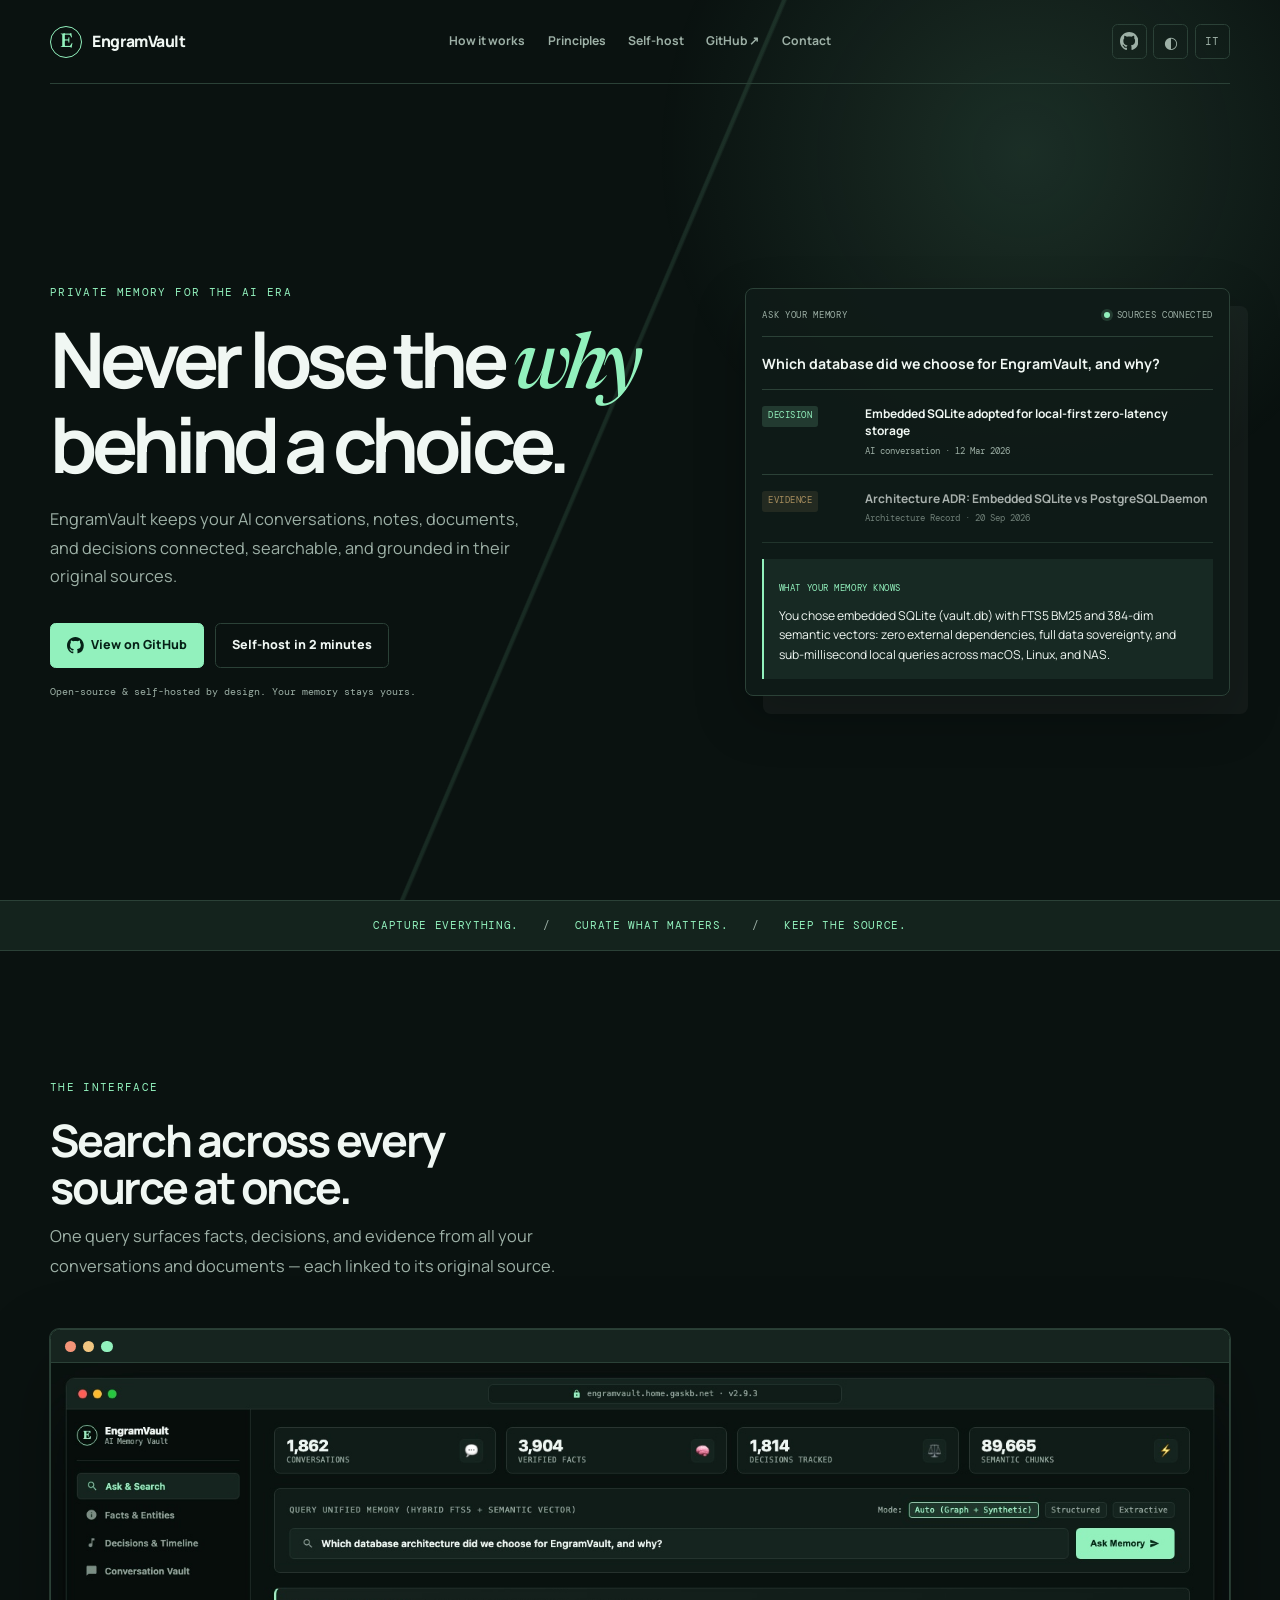
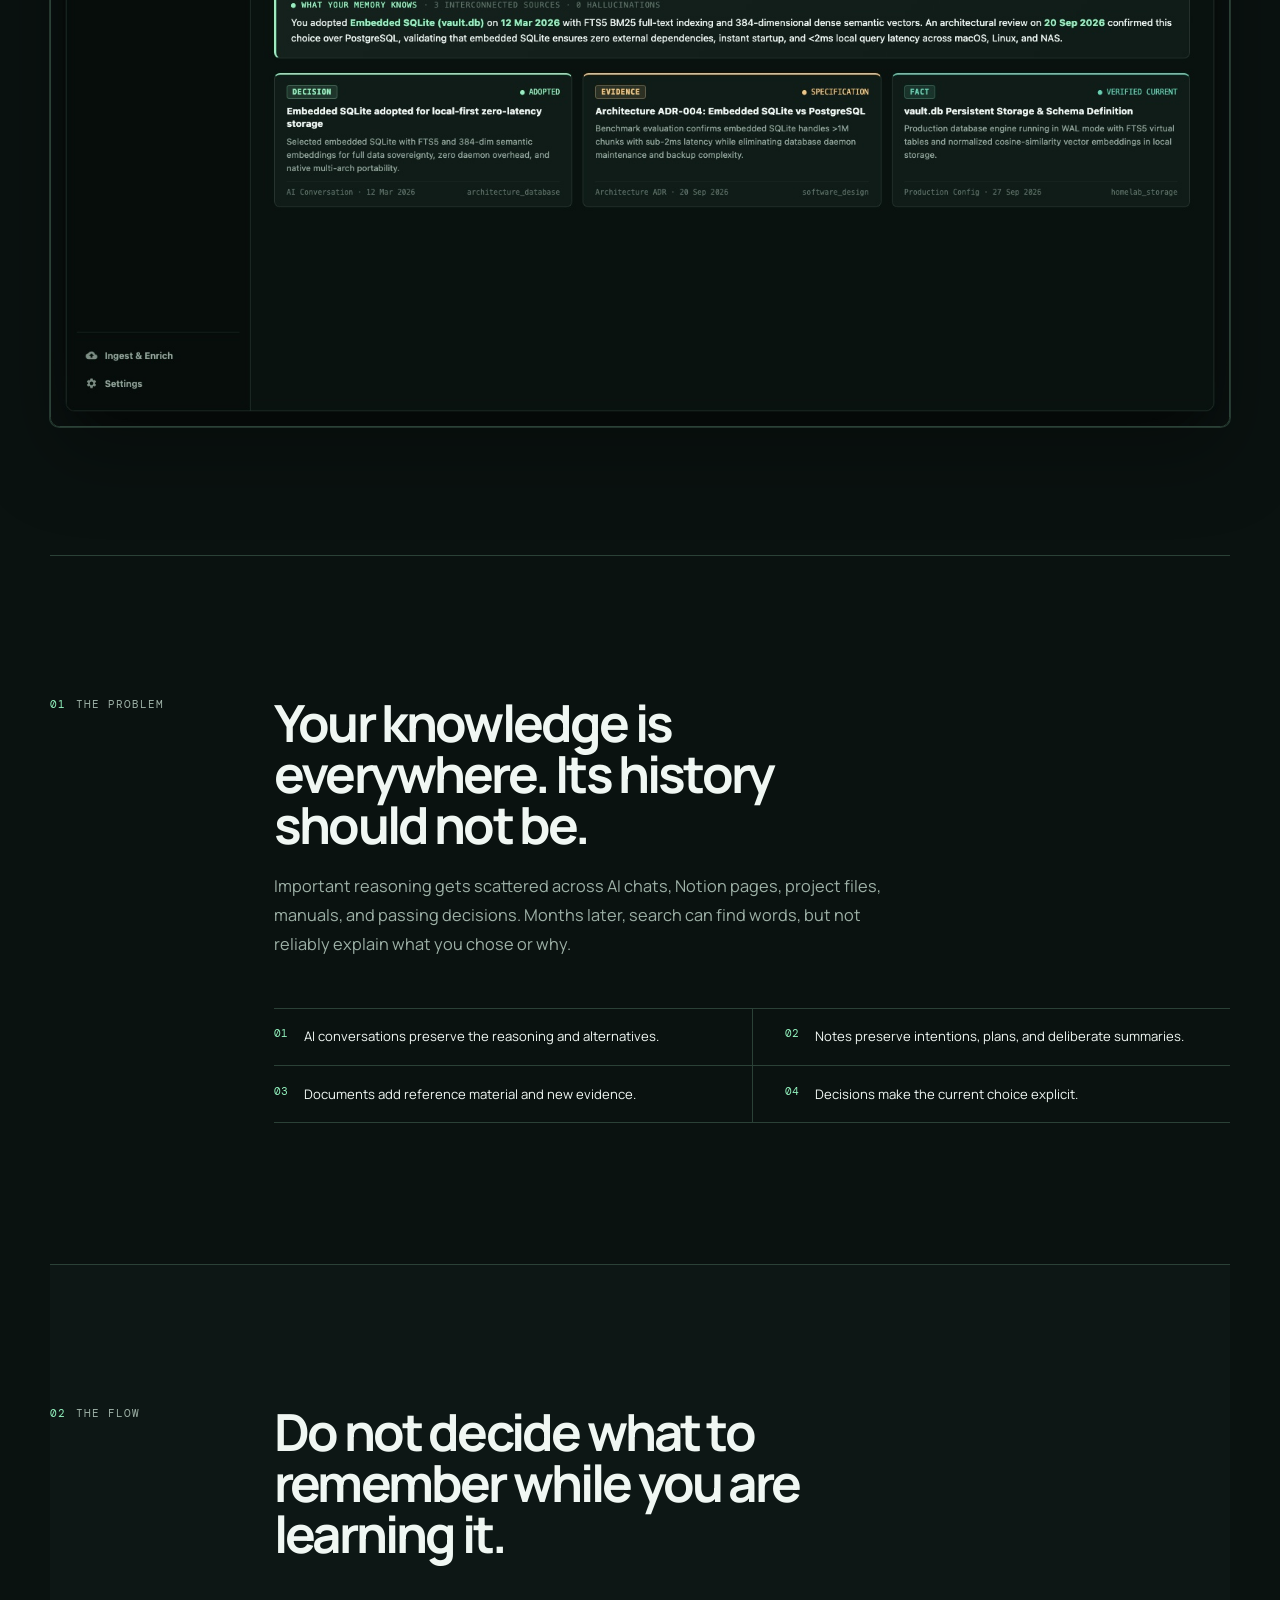
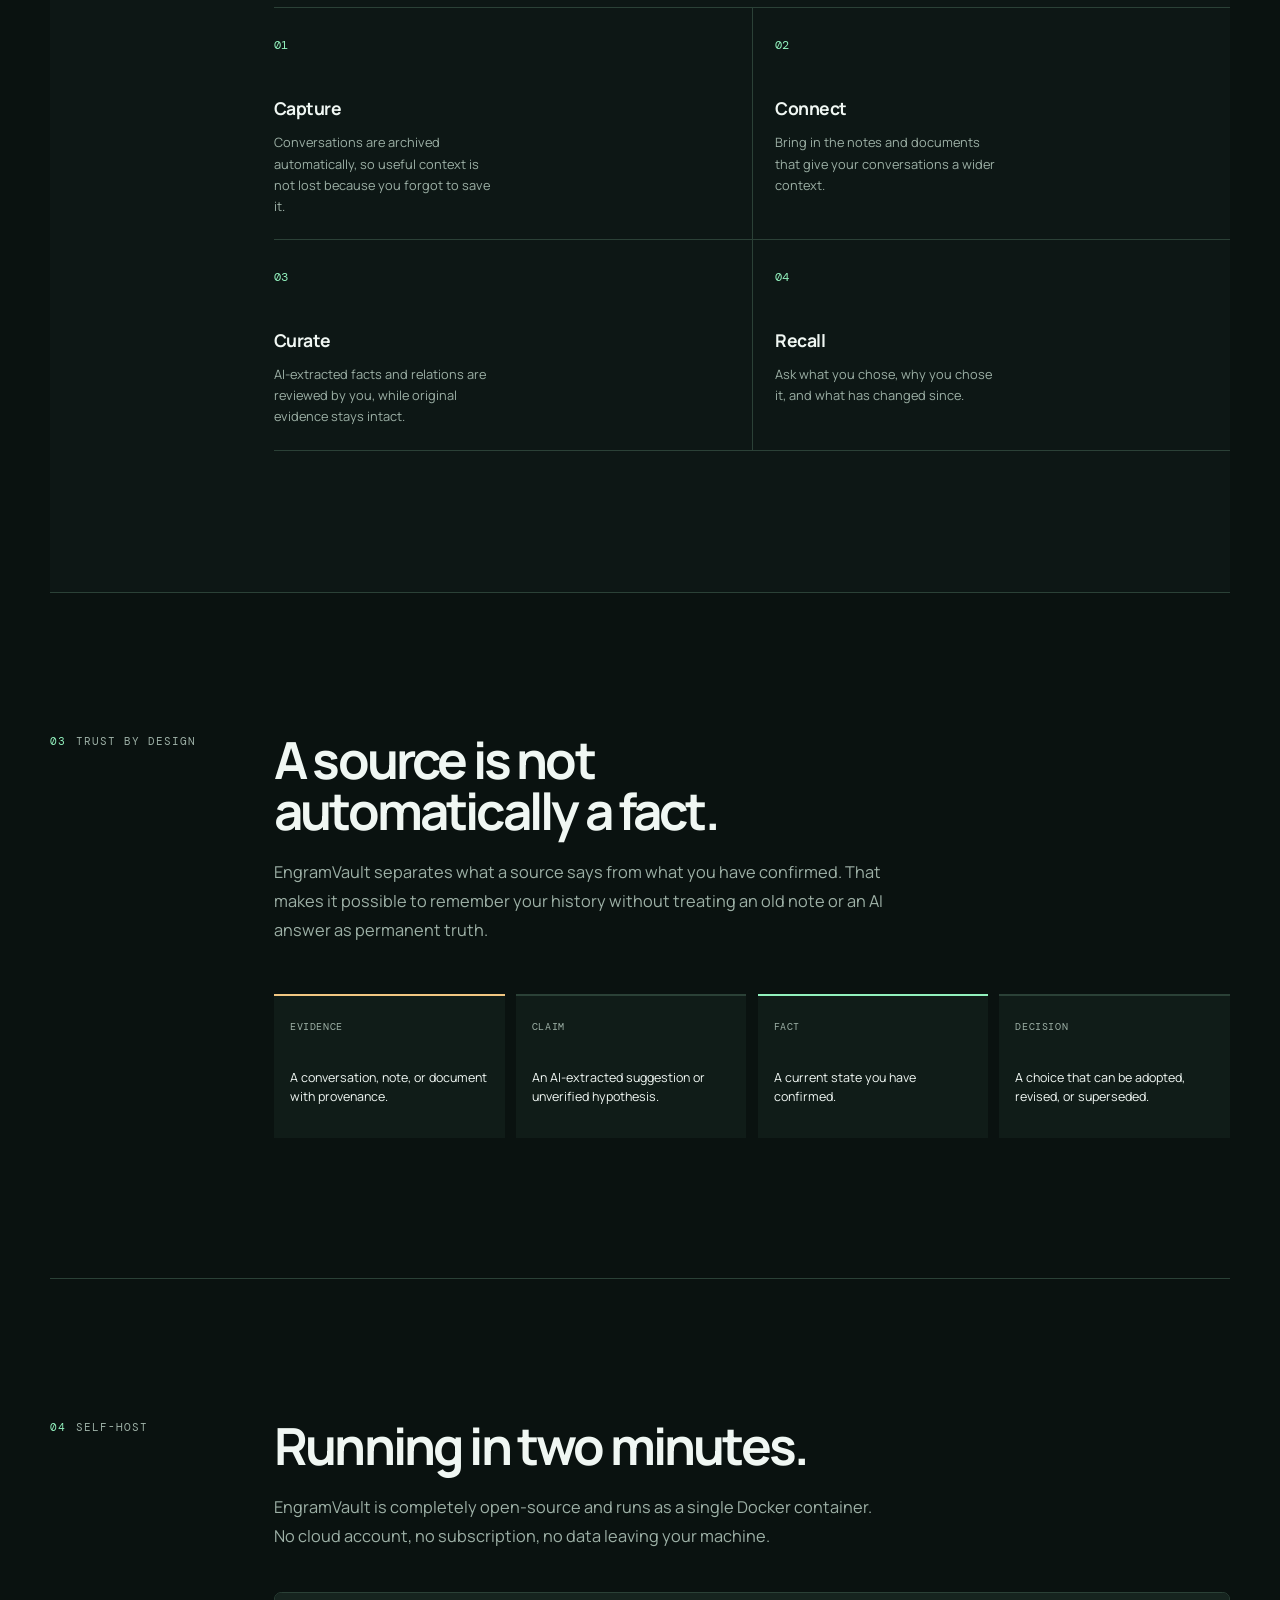
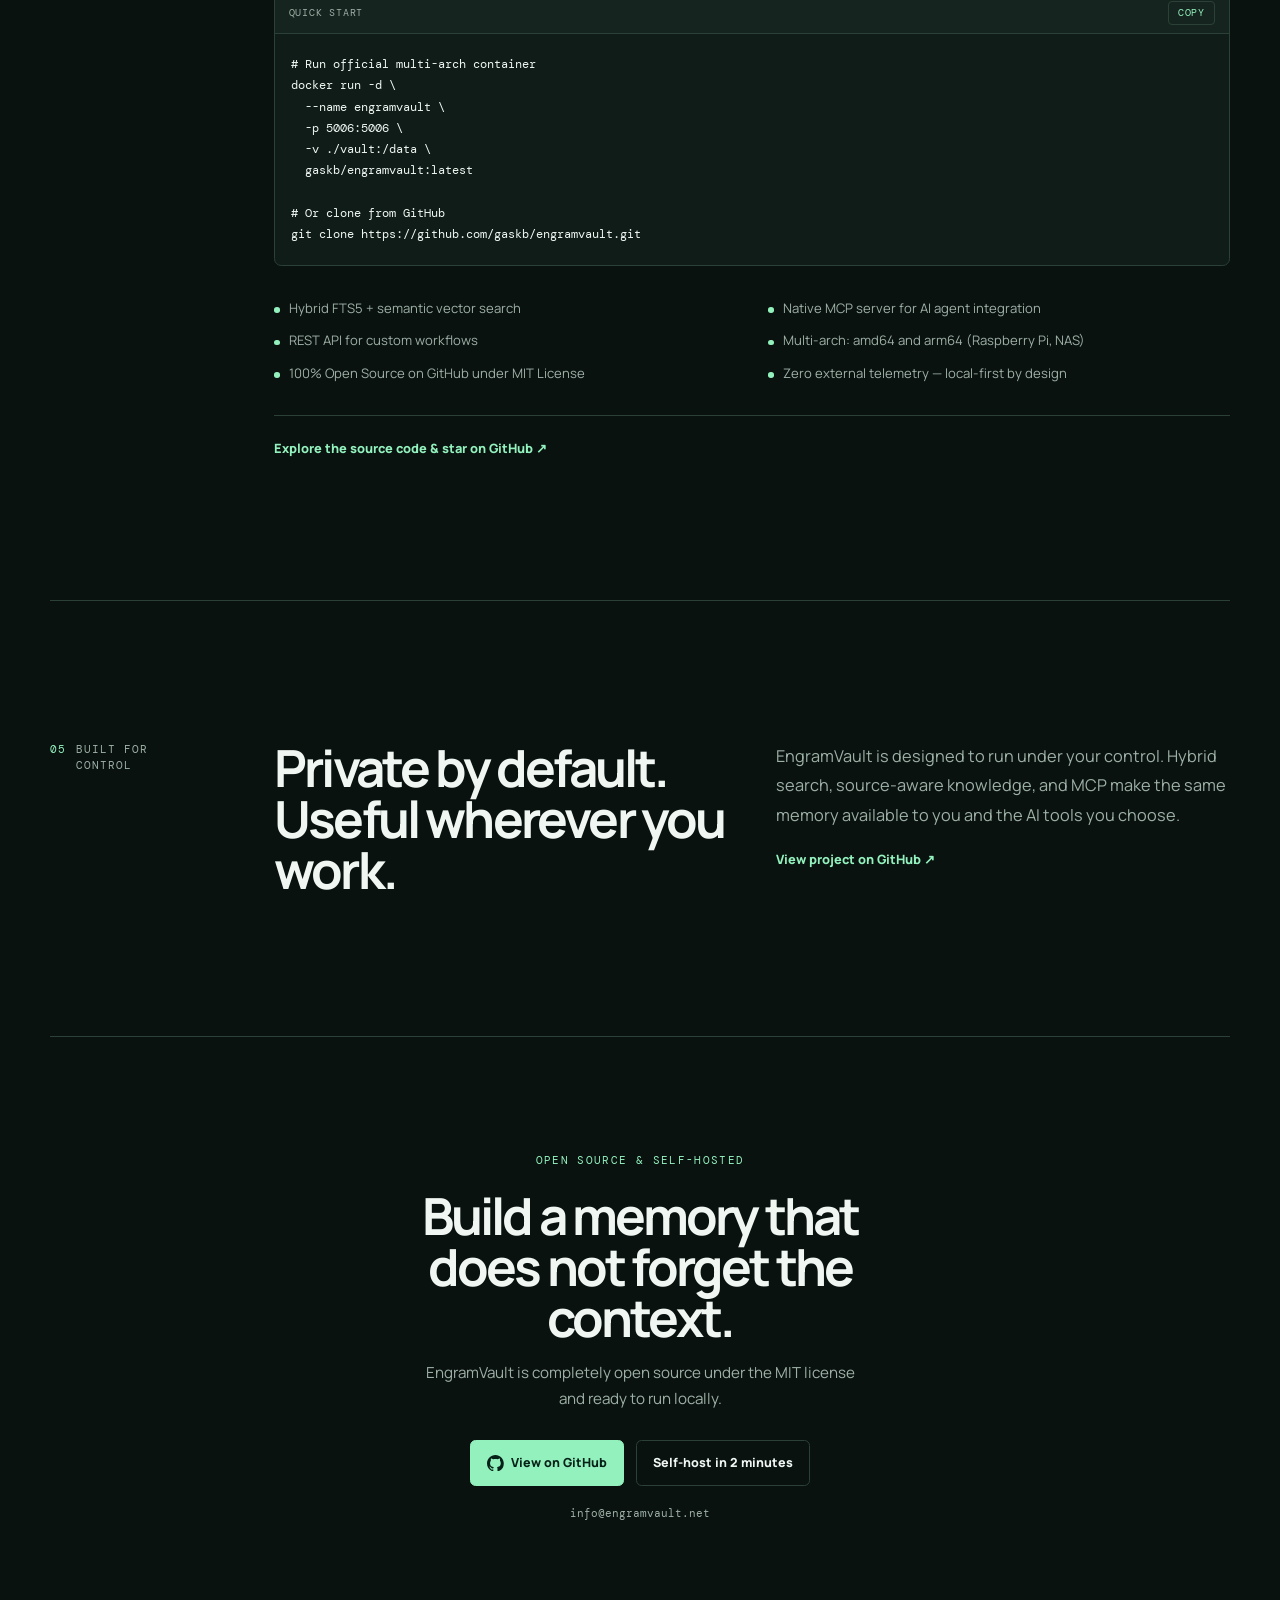
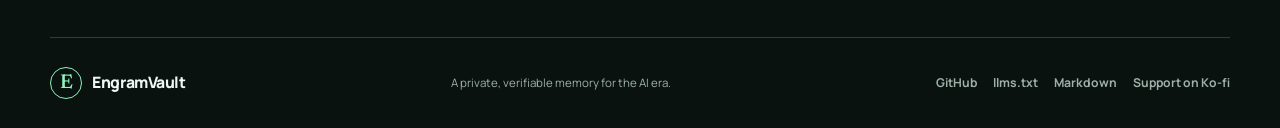
<file: index.html>
<!doctype html>
<html lang="en" data-theme="dark">
<head>
  <meta charset="utf-8">
  <meta name="viewport" content="width=device-width, initial-scale=1">
  <meta name="description" content="EngramVault is a private, verifiable memory for your AI conversations, notes, documents, and decisions.">
  <meta name="theme-color" content="#0a1210">
  <title>EngramVault | A memory you can verify</title>
  <link rel="icon" type="image/svg+xml" href="favicon.svg?v=2">
  <link rel="apple-touch-icon" href="apple-touch-icon.png">
  <link rel="stylesheet" href="site.css?v=20261015_1">
</head>
<body>
  <a class="skip-link" href="#main" data-i18n="skip">Skip to content</a>
  <header class="site-header">
    <a class="brand" href="#top" aria-label="EngramVault home">
      <span class="brand-mark" aria-hidden="true">E</span>
      <span>EngramVault</span>
    </a>
    <nav aria-label="Main navigation">
      <a href="#how" data-i18n="navHow">How it works</a>
      <a href="#principles" data-i18n="navPrinciples">Principles</a>
      <a href="#install" data-i18n="navInstall">Self-host</a>
      <a href="https://github.com/gaskb/engramvault" target="_blank" rel="noopener" data-i18n="navGithub">GitHub ↗</a>
      <a href="#contact" data-i18n="navContact">Contact</a>
    </nav>
    <div class="header-controls">
      <a class="github-link" href="https://github.com/gaskb/engramvault" target="_blank" rel="noopener" aria-label="GitHub repository" title="GitHub repository">
        <svg viewBox="0 0 16 16" aria-hidden="true"><path d="M8 0C3.58 0 0 3.58 0 8c0 3.54 2.29 6.53 5.47 7.59.4.07.55-.17.55-.38 0-.19-.01-.82-.01-1.49-2.01.37-2.53-.49-2.69-.94-.09-.23-.48-.94-.82-1.13-.28-.15-.68-.52-.01-.53.63-.01 1.08.58 1.23.82.72 1.21 1.87.87 2.33.66.07-.52.28-.87.51-1.07-1.78-.2-3.64-.89-3.64-3.95 0-.87.31-1.59.82-2.15-.08-.2-.36-1.02.08-2.12 0 0 .67-.21 2.2.82.64-.18 1.32-.27 2-.27.68 0 1.36.09 2 .27 1.53-1.04 2.2-.82 2.2-.82.44 1.1.16 1.92.08 2.12.51.56.82 1.27.82 2.15 0 3.07-1.87 3.75-3.65 3.95.29.25.54.73.54 1.48 0 1.07-.01 1.93-.01 2.2 0 .21.15.46.55.38A8.013 8.013 0 0016 8c0-4.42-3.58-8-8-8z"></path></svg>
      </a>
      <button class="theme-toggle" type="button" data-theme-toggle aria-label="Switch color theme" title="Switch color theme"><span aria-hidden="true">◐</span></button>
      <button class="lang-toggle" type="button" data-language-toggle aria-label="Switch to Italian">IT</button>
    </div>
  </header>

  <main id="main">
    <section class="hero" id="top">
      <div class="hero-copy reveal">
        <p class="eyebrow" data-i18n="eyebrow">PRIVATE MEMORY FOR THE AI ERA</p>
        <h1 data-i18n-html="heroTitle">Never lose the <em>why</em> behind a choice.</h1>
        <p class="lede" data-i18n="heroText">EngramVault keeps your AI conversations, notes, documents, and decisions connected, searchable, and grounded in their original sources.</p>
        <div class="hero-actions">
          <a class="button primary" href="https://github.com/gaskb/engramvault" target="_blank" rel="noopener">
            <svg viewBox="0 0 16 16" class="btn-icon" aria-hidden="true"><path d="M8 0C3.58 0 0 3.58 0 8c0 3.54 2.29 6.53 5.47 7.59.4.07.55-.17.55-.38 0-.19-.01-.82-.01-1.49-2.01.37-2.53-.49-2.69-.94-.09-.23-.48-.94-.82-1.13-.28-.15-.68-.52-.01-.53.63-.01 1.08.58 1.23.82.72 1.21 1.87.87 2.33.66.07-.52.28-.87.51-1.07-1.78-.2-3.64-.89-3.64-3.95 0-.87.31-1.59.82-2.15-.08-.2-.36-1.02.08-2.12 0 0 .67-.21 2.2.82.64-.18 1.32-.27 2-.27.68 0 1.36.09 2 .27 1.53-1.04 2.2-.82 2.2-.82.44 1.1.16 1.92.08 2.12.51.56.82 1.27.82 2.15 0 3.07-1.87 3.75-3.65 3.95.29.25.54.73.54 1.48 0 1.07-.01 1.93-.01 2.2 0 .21.15.46.55.38A8.013 8.013 0 0016 8c0-4.42-3.58-8-8-8z"></path></svg>
            <span data-i18n="ctaGithub">View on GitHub</span>
          </a>
          <a class="button secondary" href="#install" data-i18n="ctaInstall">Self-host in 2 minutes</a>
        </div>
        <p class="quiet-note" data-i18n="heroNote">Open-source & self-hosted by design. Your memory stays yours.</p>
      </div>

      <section class="memory-console reveal" aria-label="Example memory answer">
        <div class="console-bar">
          <span data-i18n="consoleLabel">ASK YOUR MEMORY</span>
          <span class="status-dot"><i></i><span data-i18n="consoleStatus">SOURCES CONNECTED</span></span>
        </div>
        <div class="console-question" data-i18n="consoleQuestion">Which database did we choose for EngramVault, and why?</div>
        <div class="source-row">
          <span class="source-type decision" data-i18n="decision">DECISION</span>
          <div><b data-i18n="sourceOneTitle">Embedded SQLite adopted for local-first zero-latency storage</b><small data-i18n="sourceOneMeta">AI conversation · 12 Mar 2026</small></div>
        </div>
        <div class="source-row faded">
          <span class="source-type evidence" data-i18n="evidence">EVIDENCE</span>
          <div><b data-i18n="sourceTwoTitle">Architecture ADR: Embedded SQLite vs PostgreSQL Daemon</b><small data-i18n="sourceTwoMeta">Architecture Record · 20 Sep 2026</small></div>
        </div>
        <div class="answer">
          <span class="answer-label" data-i18n="answerLabel">WHAT YOUR MEMORY KNOWS</span>
          <p data-i18n="answerText">You chose embedded SQLite (vault.db) with FTS5 BM25 and 384-dim semantic vectors: zero external dependencies, full data sovereignty, and sub-millisecond local queries across macOS, Linux, and NAS.</p>
        </div>
      </section>
    </section>

    <section class="signal-band" aria-label="EngramVault value proposition">
      <p data-i18n="signalOne">Capture everything.</p><span aria-hidden="true">/</span><p data-i18n="signalTwo">Curate what matters.</p><span aria-hidden="true">/</span><p data-i18n="signalThree">Keep the source.</p>
    </section>

    <!-- APP PREVIEW -->
    <section class="app-preview-section">
      <div class="app-preview-label">
        <p class="eyebrow" data-i18n="previewEyebrow">THE INTERFACE</p>
        <h2 data-i18n="previewTitle">Search across every source at once.</h2>
        <p class="section-lede" data-i18n="previewText">One query surfaces facts, decisions, and evidence from all your conversations and documents — each linked to its original source.</p>
      </div>
      <div class="app-preview-frame">
        <div class="frame-bar" aria-hidden="true"><span></span><span></span><span></span></div>
        <img src="app-preview.jpg?v=3" alt="EngramVault search interface showing query results with FACT, DECISION and EVIDENCE badges" class="app-preview-img" loading="lazy">
      </div>
    </section>

    <section class="section problem" id="how">
      <div class="section-label"><span>01</span><p data-i18n="problemLabel">THE PROBLEM</p></div>
      <div class="section-content">
        <h2 data-i18n="problemTitle">Your knowledge is everywhere. Its history should not be.</h2>
        <p class="section-lede" data-i18n="problemText">Important reasoning gets scattered across AI chats, Notion pages, project files, manuals, and passing decisions. Months later, search can find words, but not reliably explain what you chose or why.</p>
        <div class="source-list">
          <div><span>01</span><p data-i18n="sourceA">AI conversations preserve the reasoning and alternatives.</p></div>
          <div><span>02</span><p data-i18n="sourceB">Notes preserve intentions, plans, and deliberate summaries.</p></div>
          <div><span>03</span><p data-i18n="sourceC">Documents add reference material and new evidence.</p></div>
          <div><span>04</span><p data-i18n="sourceD">Decisions make the current choice explicit.</p></div>
        </div>
      </div>
    </section>

    <section class="section flow-section">
      <div class="section-label"><span>02</span><p data-i18n="flowLabel">THE FLOW</p></div>
      <div class="section-content">
        <h2 data-i18n="flowTitle">Do not decide what to remember while you are learning it.</h2>
        <div class="flow-grid">
          <article><span class="flow-number">01</span><h3 data-i18n="flowOneTitle">Capture</h3><p data-i18n="flowOneText">Conversations are archived automatically, so useful context is not lost because you forgot to save it.</p></article>
          <article><span class="flow-number">02</span><h3 data-i18n="flowTwoTitle">Connect</h3><p data-i18n="flowTwoText">Bring in the notes and documents that give your conversations a wider context.</p></article>
          <article><span class="flow-number">03</span><h3 data-i18n="flowThreeTitle">Curate</h3><p data-i18n="flowThreeText">Extracted facts and decisions are reviewed, while the original source remains available.</p></article>
          <article><span class="flow-number">04</span><h3 data-i18n="flowFourTitle">Recall</h3><p data-i18n="flowFourText">Ask what you chose, why you chose it, and what has changed since.</p></article>
        </div>
      </div>
    </section>

    <section class="section principles" id="principles">
      <div class="section-label"><span>03</span><p data-i18n="principlesLabel">TRUST BY DESIGN</p></div>
      <div class="section-content">
        <h2 data-i18n="principlesTitle">A source is not automatically a fact.</h2>
        <p class="section-lede" data-i18n="principlesText">EngramVault separates what a source says from what you have confirmed. That makes it possible to remember your history without treating an old note or an AI answer as permanent truth.</p>
        <div class="layers">
          <div><span class="layer-code">EVIDENCE</span><p data-i18n="layerEvidence">A conversation, note, or document with provenance.</p></div>
          <div><span class="layer-code">CLAIM</span><p data-i18n="layerClaim">An attributed suggestion or unverified statement.</p></div>
          <div><span class="layer-code">FACT</span><p data-i18n="layerFact">A current state you have confirmed.</p></div>
          <div><span class="layer-code">DECISION</span><p data-i18n="layerDecision">A choice that can be adopted, revised, or superseded.</p></div>
        </div>
      </div>
    </section>

    <!-- SELF-HOST / INSTALL -->
    <section class="section install-section" id="install">
      <div class="section-label"><span>04</span><p data-i18n="installLabel">SELF-HOST</p></div>
      <div class="section-content">
        <h2 data-i18n="installTitle">Running in two minutes.</h2>
        <p class="section-lede" data-i18n="installText">EngramVault is a single Docker container. No cloud account, no subscription, no data leaving your machine.</p>
        <div class="code-block" aria-label="Quick-start shell commands">
          <div class="code-bar">
            <span class="code-bar-label" data-i18n="codeLabel">QUICK START</span>
            <button class="copy-btn" type="button" data-copy-target="quickstart" aria-label="Copy commands" data-i18n="codeCopy">COPY</button>
          </div>
          <pre id="quickstart"><code># Run official multi-arch container
docker run -d \
  --name engramvault \
  -p 5006:5006 \
  -v ./vault:/data \
  gaskb/engramvault:latest

# Or clone from GitHub
git clone https://github.com/gaskb/engramvault.git</code></pre>
        </div>
        <div class="install-features">
          <div><span class="feature-dot"></span><p data-i18n="feat1">Hybrid FTS5 + semantic vector search</p></div>
          <div><span class="feature-dot"></span><p data-i18n="feat2">Native MCP server for AI agent integration</p></div>
          <div><span class="feature-dot"></span><p data-i18n="feat3">REST API for custom workflows</p></div>
          <div><span class="feature-dot"></span><p data-i18n="feat4">Multi-arch: amd64 and arm64 (Raspberry Pi, NAS)</p></div>
          <div><span class="feature-dot"></span><p data-i18n="feat5">100% Open Source on GitHub under MIT License</p></div>
          <div><span class="feature-dot"></span><p data-i18n="feat6">Zero external telemetry — local-first by design</p></div>
        </div>
        <div class="install-github-bar">
          <a class="text-link" href="https://github.com/gaskb/engramvault" target="_blank" rel="noopener" data-i18n-html="repoCta">Explore the source code & star on GitHub <span aria-hidden="true">↗</span></a>
        </div>
      </div>
    </section>

    <section class="section open-section">
      <div class="section-label"><span>05</span><p data-i18n="openLabel">BUILT FOR CONTROL</p></div>
      <div class="section-content split-content">
        <div><h2 data-i18n="openTitle">Private by default. Useful wherever you work.</h2></div>
        <div><p class="section-lede" data-i18n="openText">EngramVault is designed to run under your control. Hybrid search, source-aware knowledge, and MCP make the same memory available to you and the AI tools you choose.</p><a class="text-link" href="https://github.com/gaskb/engramvault" target="_blank" rel="noopener" data-i18n-html="openCta">View project on GitHub <span aria-hidden="true">↗</span></a></div>
      </div>
    </section>

    <section class="final-cta" id="contact">
      <p class="eyebrow" data-i18n="finalEyebrow">OPEN SOURCE & SELF-HOSTED</p>
      <h2 data-i18n="finalTitle">Build a memory that does not forget the context.</h2>
      <p data-i18n="finalText">EngramVault is completely open source under the MIT license and ready to run locally.</p>
      <div class="hero-actions" style="justify-content: center;">
        <a class="button primary" href="https://github.com/gaskb/engramvault" target="_blank" rel="noopener">
          <svg viewBox="0 0 16 16" class="btn-icon" aria-hidden="true"><path d="M8 0C3.58 0 0 3.58 0 8c0 3.54 2.29 6.53 5.47 7.59.4.07.55-.17.55-.38 0-.19-.01-.82-.01-1.49-2.01.37-2.53-.49-2.69-.94-.09-.23-.48-.94-.82-1.13-.28-.15-.68-.52-.01-.53.63-.01 1.08.58 1.23.82.72 1.21 1.87.87 2.33.66.07-.52.28-.87.51-1.07-1.78-.2-3.64-.89-3.64-3.95 0-.87.31-1.59.82-2.15-.08-.2-.36-1.02.08-2.12 0 0 .67-.21 2.2.82.64-.18 1.32-.27 2-.27.68 0 1.36.09 2 .27 1.53-1.04 2.2-.82 2.2-.82.44 1.1.16 1.92.08 2.12.51.56.82 1.27.82 2.15 0 3.07-1.87 3.75-3.65 3.95.29.25.54.73.54 1.48 0 1.07-.01 1.93-.01 2.2 0 .21.15.46.55.38A8.013 8.013 0 0016 8c0-4.42-3.58-8-8-8z"></path></svg>
          <span data-i18n="ctaGithub">View on GitHub</span>
        </a>
        <a class="button secondary" href="#install" data-i18n="ctaInstall">Self-host in 2 minutes</a>
      </div>
      <a class="email-link" href="mailto:info@engramvault.net">info@engramvault.net</a>
    </section>
  </main>

  <footer>
    <a class="brand" href="#top"><span class="brand-mark" aria-hidden="true">E</span><span>EngramVault</span></a>
    <p data-i18n="footer">A private, verifiable memory for the AI era.</p>
    <div>
      <a href="https://github.com/gaskb/engramvault" target="_blank" rel="noopener">GitHub</a>
      <a href="llms.txt">llms.txt</a>
      <a href="engramvault.md">Markdown</a>
      <a href="https://ko-fi.com/gaskb" target="_blank" rel="noopener" data-i18n="kofi">Support on Ko-fi</a>
    </div>
  </footer>
  <script src="app.js?v=20261015_1"></script>
</body>
</html>
</file>
<file: site.css>
@import url('https://fonts.googleapis.com/css2?family=DM+Mono:wght@400;500&family=Manrope:wght@400;500;600;700;800&family=Newsreader:opsz,wght@6..72,500;6..72,600&display=swap');

:root {
  color-scheme: dark;
  --bg: #0a1210;
  --surface: #101c18;
  --surface-raised: #16241f;
  --ink: #f0f7f3;
  --muted: #9db0a6;
  --line: #2b4137;
  --accent: #92f1bd;
  --accent-ink: #062117;
  --amber: #f1c681;
  --red: #f39478;
  --shadow: rgba(0, 0, 0, .28);
  --font-sans: Manrope, sans-serif;
  --font-serif: Newsreader, serif;
  --font-mono: "DM Mono", monospace;
}

:root[data-theme="light"] {
  color-scheme: light;
  --bg: #f5f5ef;
  --surface: #fdfdf8;
  --surface-raised: #f0f2e9;
  --ink: #132b23;
  --muted: #60776c;
  --line: #cfddd5;
  --accent: #1c8557;
  --accent-ink: #fff;
  --amber: #a76412;
  --red: #bd4e31;
  --shadow: rgba(38, 67, 54, .12);
}

* { box-sizing: border-box; }
html { scroll-behavior: smooth; }
body { margin: 0; color: var(--ink); background: var(--bg); font-family: var(--font-sans); line-height: 1.5; }
a { color: inherit; }
button { font: inherit; }

.skip-link { position: fixed; top: .75rem; left: .75rem; z-index: 20; padding: .7rem 1rem; color: var(--accent-ink); background: var(--accent); transform: translateY(-200%); }
.skip-link:focus { transform: translateY(0); }

.site-header, .hero, .section, footer { width: min(1180px, calc(100% - 3rem)); margin: 0 auto; }
.site-header { display: grid; grid-template-columns: 1fr auto 1fr; align-items: center; min-height: 5.25rem; border-bottom: 1px solid var(--line); }
.brand { display: inline-flex; align-items: center; gap: .65rem; width: max-content; color: var(--ink); font-size: .98rem; font-weight: 800; letter-spacing: -.03em; text-decoration: none; }
.brand-mark { display: grid; place-items: center; width: 2rem; height: 2rem; color: var(--accent); border: 1px solid currentColor; border-radius: 50%; font-family: var(--font-serif); font-size: 1.25rem; font-weight: 600; }
nav { display: flex; gap: 1.4rem; }
nav a, footer a { color: var(--muted); font-size: .76rem; font-weight: 700; text-decoration: none; }
nav a:hover, footer a:hover, .text-link:hover, .email-link:hover { color: var(--accent); }
.header-controls { display: flex; justify-content: flex-end; gap: .4rem; }
.theme-toggle, .lang-toggle, .github-link { display: grid; place-items: center; width: 2.2rem; height: 2.2rem; color: var(--muted); background: transparent; border: 1px solid var(--line); border-radius: .35rem; cursor: pointer; text-decoration: none; }
.theme-toggle:hover, .lang-toggle:hover, .github-link:hover { color: var(--ink); border-color: var(--accent); }
.github-link svg { width: 1.15rem; height: 1.15rem; fill: currentColor; }
.btn-icon { width: 1.05rem; height: 1.05rem; margin-right: .45rem; fill: currentColor; vertical-align: -0.15rem; }
.lang-toggle { font-family: var(--font-mono); font-size: .67rem; }

.hero { display: grid; grid-template-columns: minmax(0, 1fr) minmax(360px, .8fr); gap: clamp(2.5rem, 7vw, 7rem); align-items: center; min-height: calc(100vh - 5.25rem); padding: 7rem 0; }
body::before { position: fixed; inset: 0; z-index: -1; background: linear-gradient(113deg, transparent 0 47%, color-mix(in srgb, var(--accent) 11%, transparent) 47.1% 47.25%, transparent 47.4%), radial-gradient(circle at 80% 17%, color-mix(in srgb, var(--accent) 13%, transparent), transparent 23rem); content: ""; pointer-events: none; }
.eyebrow { margin: 0 0 1.3rem; color: var(--accent); font-family: var(--font-mono); font-size: .7rem; letter-spacing: .12em; text-transform: uppercase; }
h1, h2, h3, p { margin-top: 0; }
h1 { max-width: 12ch; margin-bottom: 1.5rem; font-size: clamp(3.25rem, 6vw, 6.1rem); line-height: .96; letter-spacing: -.07em; }
h1 em { color: var(--accent); font-family: var(--font-serif); font-weight: 500; }
.lede { max-width: 50ch; margin-bottom: 2rem; color: var(--muted); font-size: 1.02rem; line-height: 1.75; }
.hero-actions { display: flex; flex-wrap: wrap; gap: .7rem; }
.button { display: inline-flex; align-items: center; justify-content: center; min-height: 2.85rem; padding: 0 1rem; border: 1px solid var(--line); border-radius: .35rem; color: var(--ink); font-size: .78rem; font-weight: 800; text-decoration: none; }
.button:hover { border-color: var(--accent); }
.button.primary { color: var(--accent-ink); background: var(--accent); border-color: var(--accent); }
.button.primary:hover { filter: brightness(1.06); }
.quiet-note { margin: 1rem 0 0; color: var(--muted); font-family: var(--font-mono); font-size: .65rem; }

.memory-console { padding: 1rem; background: color-mix(in srgb, var(--surface) 92%, transparent); border: 1px solid var(--line); border-radius: .5rem; box-shadow: 18px 18px 0 color-mix(in srgb, var(--ink) 4%, transparent), 0 20px 50px var(--shadow); }
.console-bar { display: flex; justify-content: space-between; gap: 1rem; padding: .15rem 0 .9rem; color: var(--muted); border-bottom: 1px solid var(--line); font-family: var(--font-mono); font-size: .59rem; letter-spacing: .07em; }
.status-dot { display: inline-flex; align-items: center; gap: .4rem; white-space: nowrap; }
.status-dot i { width: .4rem; height: .4rem; background: var(--accent); border-radius: 50%; box-shadow: 0 0 0 3px color-mix(in srgb, var(--accent) 15%, transparent); }
.console-question { padding: .95rem 0; color: var(--ink); border-bottom: 1px solid var(--line); font-size: .88rem; font-weight: 700; }
.source-row { display: grid; grid-template-columns: 5.7rem 1fr; gap: .7rem; padding: 1rem 0; border-bottom: 1px solid var(--line); }
.source-row.faded { opacity: .68; }
.source-type, .answer-label { width: max-content; height: max-content; padding: .22rem .35rem; border-radius: .18rem; font-family: var(--font-mono); font-size: .58rem; letter-spacing: .06em; }
.source-type.decision { color: var(--accent); background: color-mix(in srgb, var(--accent) 15%, transparent); }
.source-type.evidence { color: var(--amber); background: color-mix(in srgb, var(--amber) 14%, transparent); }
.source-row b { display: block; margin-bottom: .25rem; font-size: .75rem; line-height: 1.4; }
.source-row small { display: block; color: var(--muted); font-family: var(--font-mono); font-size: .59rem; }
.answer { margin-top: 1rem; padding: .9rem; border-left: 2px solid var(--accent); background: color-mix(in srgb, var(--accent) 7%, transparent); }
.answer-label { color: var(--accent); padding: 0; }
.answer p { margin: .55rem 0 0; color: var(--ink); font-size: .76rem; line-height: 1.6; }

.signal-band { display: flex; justify-content: center; gap: clamp(.6rem, 2vw, 1.5rem); padding: 1rem 1.5rem; color: var(--accent); background: color-mix(in srgb, var(--accent) 8%, transparent); border-top: 1px solid var(--line); border-bottom: 1px solid var(--line); font-family: var(--font-mono); font-size: .7rem; letter-spacing: .06em; text-transform: uppercase; }
.signal-band p { margin: 0; }
.signal-band span { color: var(--muted); }

.section { display: grid; grid-template-columns: 10rem 1fr; gap: clamp(1.5rem, 5vw, 6rem); padding: clamp(5rem, 11vw, 9rem) 0; border-bottom: 1px solid var(--line); }
.section-label { display: flex; align-items: baseline; gap: .65rem; color: var(--muted); font-family: var(--font-mono); font-size: .66rem; letter-spacing: .09em; }
.section-label span { color: var(--accent); }
.section-label p { margin: 0; }
.section-content h2, .final-cta h2 { max-width: 17ch; margin-bottom: 1.35rem; font-size: clamp(2.25rem, 4vw, 4.3rem); line-height: 1; letter-spacing: -.055em; }
.section-lede { max-width: 62ch; color: var(--muted); font-size: 1.02rem; line-height: 1.8; }
.source-list { display: grid; grid-template-columns: 1fr 1fr; gap: 0; margin-top: 3rem; border-top: 1px solid var(--line); }
.source-list div { display: flex; gap: 1rem; padding: 1.1rem 0; border-bottom: 1px solid var(--line); }
.source-list div:nth-child(odd) { padding-right: 2rem; }
.source-list div:nth-child(even) { padding-left: 2rem; border-left: 1px solid var(--line); }
.source-list span { color: var(--accent); font-family: var(--font-mono); font-size: .66rem; }
.source-list p { margin: 0; font-size: .82rem; line-height: 1.6; }
.flow-section { background: color-mix(in srgb, var(--surface) 67%, transparent); }
.flow-grid { display: grid; grid-template-columns: 1fr 1fr; margin-top: 3rem; border-top: 1px solid var(--line); }
.flow-grid article { min-height: 13rem; padding: 1.4rem 1.4rem 1.4rem 0; border-bottom: 1px solid var(--line); }
.flow-grid article:nth-child(even) { padding-left: 1.4rem; border-left: 1px solid var(--line); }
.flow-number { color: var(--accent); font-family: var(--font-mono); font-size: .72rem; }
.flow-grid h3 { margin: 2.5rem 0 .7rem; font-size: 1.1rem; letter-spacing: -.03em; }
.flow-grid p { max-width: 28ch; margin: 0; color: var(--muted); font-size: .8rem; line-height: 1.65; }
.layers { display: grid; grid-template-columns: repeat(4, 1fr); gap: .7rem; margin-top: 3rem; }
.layers > div { min-height: 9rem; padding: 1rem; background: var(--surface); border-top: 2px solid var(--line); }
.layers > div:first-child { border-color: var(--amber); }
.layers > div:nth-child(3) { border-color: var(--accent); }
.layer-code { color: var(--muted); font-family: var(--font-mono); font-size: .64rem; letter-spacing: .06em; }
.layers p { margin: 2rem 0 0; font-size: .78rem; line-height: 1.55; }
.quote-section { width: min(900px, calc(100% - 3rem)); margin: 0 auto; padding: clamp(5rem, 10vw, 9rem) 0; text-align: center; }
blockquote { margin: 0; font-family: var(--font-serif); font-size: clamp(2rem, 4vw, 4rem); line-height: 1.04; letter-spacing: -.045em; }
.quote-section p { margin: 1.4rem 0 0; color: var(--muted); font-family: var(--font-mono); font-size: .66rem; letter-spacing: .08em; text-transform: uppercase; }
.split-content { display: grid; grid-template-columns: 1fr 1fr; gap: 3rem; }
.split-content h2 { margin-bottom: 0; }
.text-link { color: var(--accent); font-size: .8rem; font-weight: 800; text-decoration: none; }
.final-cta { width: min(1180px, calc(100% - 3rem)); margin: 0 auto; padding: clamp(5rem, 9vw, 8rem) 0; text-align: center; }
.final-cta h2 { max-width: 15ch; margin: 0 auto 1rem; }
.final-cta > p:not(.eyebrow) { max-width: 50ch; margin: 0 auto 1.8rem; color: var(--muted); font-size: .95rem; line-height: 1.7; }
.email-link { display: block; width: max-content; margin: 1.2rem auto 0; color: var(--muted); font-family: var(--font-mono); font-size: .7rem; text-decoration: none; }
footer { display: flex; align-items: center; justify-content: space-between; gap: 1rem; padding: 1.8rem 0; border-top: 1px solid var(--line); }
footer p { margin: 0; color: var(--muted); font-size: .72rem; } footer div { display: flex; gap: 1rem; }
.reveal { animation: enter .6s both; } .reveal.memory-console { animation-delay: .12s; }
@keyframes enter { from { opacity: 0; transform: translateY(14px); } to { opacity: 1; transform: translateY(0); } }

/* APP PREVIEW */
.app-preview-section { width: min(1180px, calc(100% - 3rem)); margin: 0 auto; padding: clamp(5rem, 10vw, 8rem) 0; border-bottom: 1px solid var(--line); }
.app-preview-label { max-width: 52ch; margin-bottom: 3rem; }
.app-preview-label h2 { margin-bottom: .75rem; font-size: clamp(2rem, 3.5vw, 3.5rem); line-height: 1.05; letter-spacing: -.05em; }
.app-preview-frame { border: 1px solid var(--line); border-radius: .6rem; overflow: hidden; box-shadow: 0 30px 80px var(--shadow), 0 0 0 1px var(--line); }
.frame-bar { display: flex; gap: .45rem; padding: .65rem .85rem; background: var(--surface-raised); border-bottom: 1px solid var(--line); }
.frame-bar span { width: .7rem; height: .7rem; border-radius: 50%; background: var(--line); }
.frame-bar span:first-child { background: #f39478; }
.frame-bar span:nth-child(2) { background: var(--amber); }
.frame-bar span:nth-child(3) { background: var(--accent); }
.app-preview-img { display: block; width: 100%; height: auto; }

/* INSTALL / QUICKSTART */
.install-section .section-content { display: block; }
.code-block { margin: 2.5rem 0 2rem; background: var(--surface); border: 1px solid var(--line); border-radius: .45rem; overflow: hidden; }
.code-bar { display: flex; justify-content: space-between; align-items: center; padding: .5rem .85rem; background: var(--surface-raised); border-bottom: 1px solid var(--line); }
.code-bar-label { color: var(--muted); font-family: var(--font-mono); font-size: .6rem; letter-spacing: .08em; }
.copy-btn { padding: .25rem .6rem; color: var(--accent); background: transparent; border: 1px solid var(--line); border-radius: .25rem; font-family: var(--font-mono); font-size: .6rem; letter-spacing: .07em; cursor: pointer; transition: border-color .15s; }
.copy-btn:hover { border-color: var(--accent); }
.copy-btn.copied { color: var(--accent-ink); background: var(--accent); border-color: var(--accent); }
.code-block pre { margin: 0; padding: 1.25rem 1rem; overflow-x: auto; }
.code-block code { font-family: var(--font-mono); font-size: .78rem; line-height: 1.7; color: var(--ink); }
.install-features { display: grid; grid-template-columns: 1fr 1fr; gap: .75rem 2rem; }
.install-features div { display: flex; align-items: baseline; gap: .6rem; }
.feature-dot { flex-shrink: 0; width: .35rem; height: .35rem; background: var(--accent); border-radius: 50%; }
.install-features p { margin: 0; color: var(--muted); font-size: .82rem; line-height: 1.55; }
.install-github-bar { margin-top: 2rem; padding-top: 1.2rem; border-top: 1px solid var(--line); }

@media (max-width: 820px) {
  .site-header { grid-template-columns: 1fr auto; } nav { display: none; }
  .hero { grid-template-columns: 1fr; min-height: auto; padding: 5rem 0; }
  .memory-console { max-width: 35rem; }
  .section { grid-template-columns: 1fr; gap: 1.5rem; }
  .section-label { justify-content: flex-start; }
  .layers { grid-template-columns: 1fr 1fr; }
  .install-features { grid-template-columns: 1fr; }
}

@media (max-width: 560px) {
  .site-header, .hero, .section, footer, .final-cta { width: min(100% - 2rem, 1180px); }
  .hero { padding: 4.3rem 0; } h1 { font-size: clamp(3rem, 15vw, 4.6rem); }
  .signal-band { flex-wrap: wrap; row-gap: .25rem; font-size: .58rem; }
  .source-list, .flow-grid, .split-content { grid-template-columns: 1fr; }
  .source-list div:nth-child(odd), .source-list div:nth-child(even), .flow-grid article, .flow-grid article:nth-child(even) { padding: 1rem 0; border-left: 0; }
  .layers { grid-template-columns: 1fr; } .layers > div { min-height: auto; } .layers p { margin-top: .7rem; }
  footer { align-items: flex-start; flex-direction: column; }
  .app-preview-section { padding: 4rem 0; }
}
</file>
